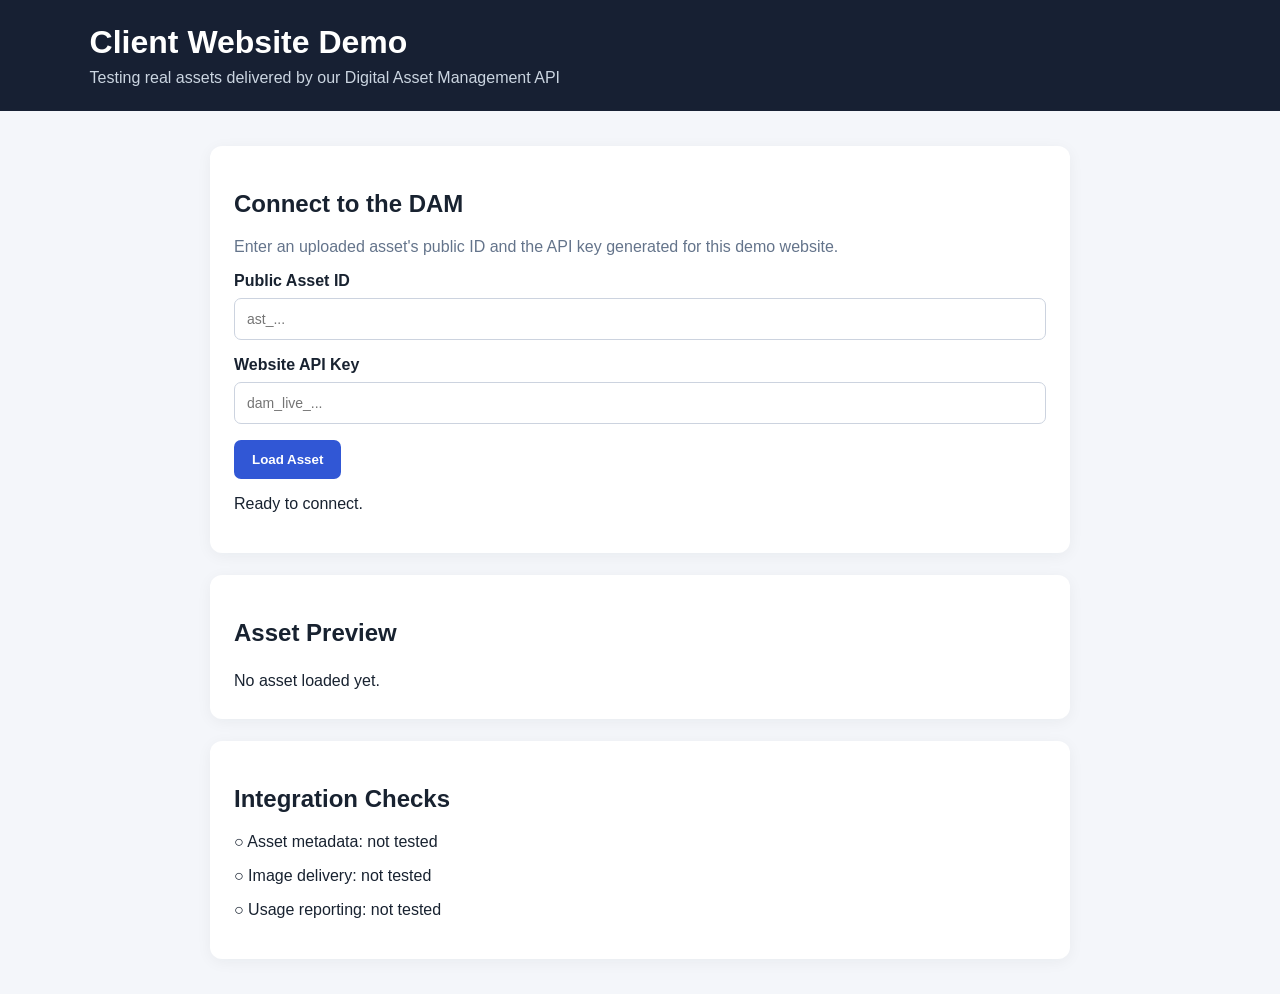
<file: dummy-website/index.html>
<!DOCTYPE html>
<html lang="en">
<head>
    <meta charset="UTF-8">
    <meta name="viewport" content="width=device-width, initial-scale=1.0">
    <title>DAM Client Website Demo</title>

    <style>
        * {
            box-sizing: border-box;
        }

        body {
            margin: 0;
            font-family: Arial, sans-serif;
            background: #f4f6fa;
            color: #182230;
        }

        header {
            background: #172033;
            color: white;
            padding: 24px 7%;
        }

        header h1 {
            margin: 0 0 8px;
        }

        header p {
            margin: 0;
            color: #cbd5e1;
        }

        main {
            max-width: 900px;
            margin: 35px auto;
            padding: 0 20px;
        }

        .panel {
            background: white;
            padding: 24px;
            margin-bottom: 22px;
            border-radius: 12px;
            box-shadow: 0 3px 15px #1822300d;
        }

        label {
            display: block;
            font-weight: bold;
            margin: 16px 0 8px;
        }

        input {
            width: 100%;
            padding: 12px;
            border: 1px solid #ccd3df;
            border-radius: 7px;
            font-size: 14px;
        }

        button {
            margin-top: 16px;
            padding: 12px 18px;
            border: 0;
            border-radius: 7px;
            background: #3157d5;
            color: white;
            font-weight: bold;
            cursor: pointer;
        }

        button:disabled {
            opacity: 0.6;
            cursor: wait;
        }

        #status {
            margin-top: 16px;
            overflow-wrap: anywhere;
        }

        #asset-image {
            display: none;
            max-width: 100%;
            max-height: 480px;
            object-fit: contain;
            border-radius: 8px;
            margin-top: 20px;
        }

        .metadata {
            line-height: 1.8;
            overflow-wrap: anywhere;
        }

        .muted {
            color: #64748b;
        }

        code {
            overflow-wrap: anywhere;
        }
    </style>
</head>

<body>
    <header>
        <h1>Client Website Demo</h1>
        <p>Testing real assets delivered by our Digital Asset Management API</p>
    </header>

    <main>
        <section class="panel">
            <h2>Connect to the DAM</h2>
            <p class="muted">
                Enter an uploaded asset's public ID and the API key
                generated for this demo website.
            </p>

            <label for="asset-id">Public Asset ID</label>
            <input
                id="asset-id"
                placeholder="ast_..."
                autocomplete="off"
            >

            <label for="api-key">Website API Key</label>
            <input
                id="api-key"
                type="password"
                placeholder="dam_live_..."
                autocomplete="off"
            >

            <button id="load-button" type="button">
                Load Asset
            </button>

            <p id="status" role="status" aria-live="polite">
                Ready to connect.
            </p>
        </section>

        <section class="panel">
            <h2>Asset Preview</h2>

            <div id="asset-info" class="metadata">
                No asset loaded yet.
            </div>

            <img id="asset-image" alt="DAM asset preview">
        </section>

        <section class="panel">
            <h2>Integration Checks</h2>
            <p id="metadata-check">○ Asset metadata: not tested</p>
            <p id="image-check">○ Image delivery: not tested</p>
            <p id="usage-check">○ Usage reporting: not tested</p>
        </section>
    </main>

    <script>
        const DAM_API = "http://127.0.0.1:5000";

        const assetIdInput = document.getElementById("asset-id");
        const apiKeyInput = document.getElementById("api-key");
        const loadButton = document.getElementById("load-button");
        const statusBox = document.getElementById("status");
        const assetInfo = document.getElementById("asset-info");
        const assetImage = document.getElementById("asset-image");

        const metadataCheck = document.getElementById("metadata-check");
        const imageCheck = document.getElementById("image-check");
        const usageCheck = document.getElementById("usage-check");

        function setStatus(message) {
            statusBox.textContent = message;
        }

        function setCheck(element, passed, message) {
            element.textContent =
                (passed ? "✓ " : "✗ ") + message;
        }

        loadButton.addEventListener("click", loadAsset);

        async function loadAsset() {
            const publicId = assetIdInput.value.trim();
            const apiKey = apiKeyInput.value.trim();

            if (!publicId || !apiKey) {
                setStatus("Enter both the public asset ID and website API key.");
                return;
            }

            loadButton.disabled = true;
            assetImage.style.display = "none";
            assetInfo.textContent = "Loading asset...";
            setStatus("Requesting asset metadata from the DAM...");

            setCheck(metadataCheck, false, "Asset metadata: pending");
            setCheck(imageCheck, false, "Image delivery: pending");
            setCheck(usageCheck, false, "Usage reporting: pending");

            try {
                // Step 1: Retrieve the asset's public metadata.
                const response = await fetch(
                    DAM_API + "/api/public/assets/" +
                    encodeURIComponent(publicId)
                );

                if (!response.ok) {
                    throw new Error(
                        "Asset API returned HTTP " + response.status
                    );
                }

                const asset = await response.json();

                setCheck(metadataCheck, true, "Asset metadata: received");

                assetInfo.replaceChildren();

                const details = [
                    ["Name", asset.name],
                    ["Public ID", asset.publicId],
                    ["Type", asset.type],
                    ["Version", asset.version],
                    ["MIME type", asset.mimeType],
                    ["Size", formatBytes(asset.sizeBytes)]
                ];

                for (const [label, value] of details) {
                    const row = document.createElement("div");
                    const strong = document.createElement("strong");
                    strong.textContent = label + ": ";
                    row.append(strong, document.createTextNode(
                        value == null ? "Unavailable" : String(value)
                    ));
                    assetInfo.appendChild(row);
                }

                setStatus("Metadata received. Loading the actual asset file...");

                // Step 2: Display the actual file returned by the API.
                if (asset.type === "image" && asset.url) {
                    const imageLoaded = new Promise((resolve, reject) => {
                        assetImage.onload = resolve;
                        assetImage.onerror = () => reject(
                            new Error("The image URL could not be loaded.")
                        );
                    });

                    assetImage.src = asset.url;
                    assetImage.style.display = "block";

                    await imageLoaded;

                    setCheck(imageCheck, true, "Image delivery: loaded");
                } else {
                    setCheck(
                        imageCheck,
                        false,
                        "Image delivery: this demo preview expects an image asset"
                    );
                }

                // Step 3: Report where the asset is being used.
                const usageResponse = await fetch(
                    DAM_API + "/api/public/usages",
                    {
                        method: "POST",
                        headers: {
                            "Content-Type": "application/json",
                            "Authorization": "Bearer " + apiKey
                        },
                        body: JSON.stringify({
                            publicId: asset.publicId,
                            pageUrl: window.location.href
                        })
                    }
                );

                if (!usageResponse.ok) {
                    throw new Error(
                        "Usage reporting returned HTTP " +
                        usageResponse.status
                    );
                }

                setCheck(usageCheck, true, "Usage reporting: accepted");
                setStatus("Success! The DAM integration is working.");

            } catch (error) {
                setStatus("Integration error: " + error.message);
            } finally {
                loadButton.disabled = false;
            }
        }

        function formatBytes(bytes) {
            if (bytes == null) return "Unavailable";
            if (bytes < 1024) return bytes + " B";
            if (bytes < 1024 * 1024) {
                return (bytes / 1024).toFixed(1) + " KB";
            }
            return (bytes / (1024 * 1024)).toFixed(2) + " MB";
        }
    </script>
</body>
</html>
</file>
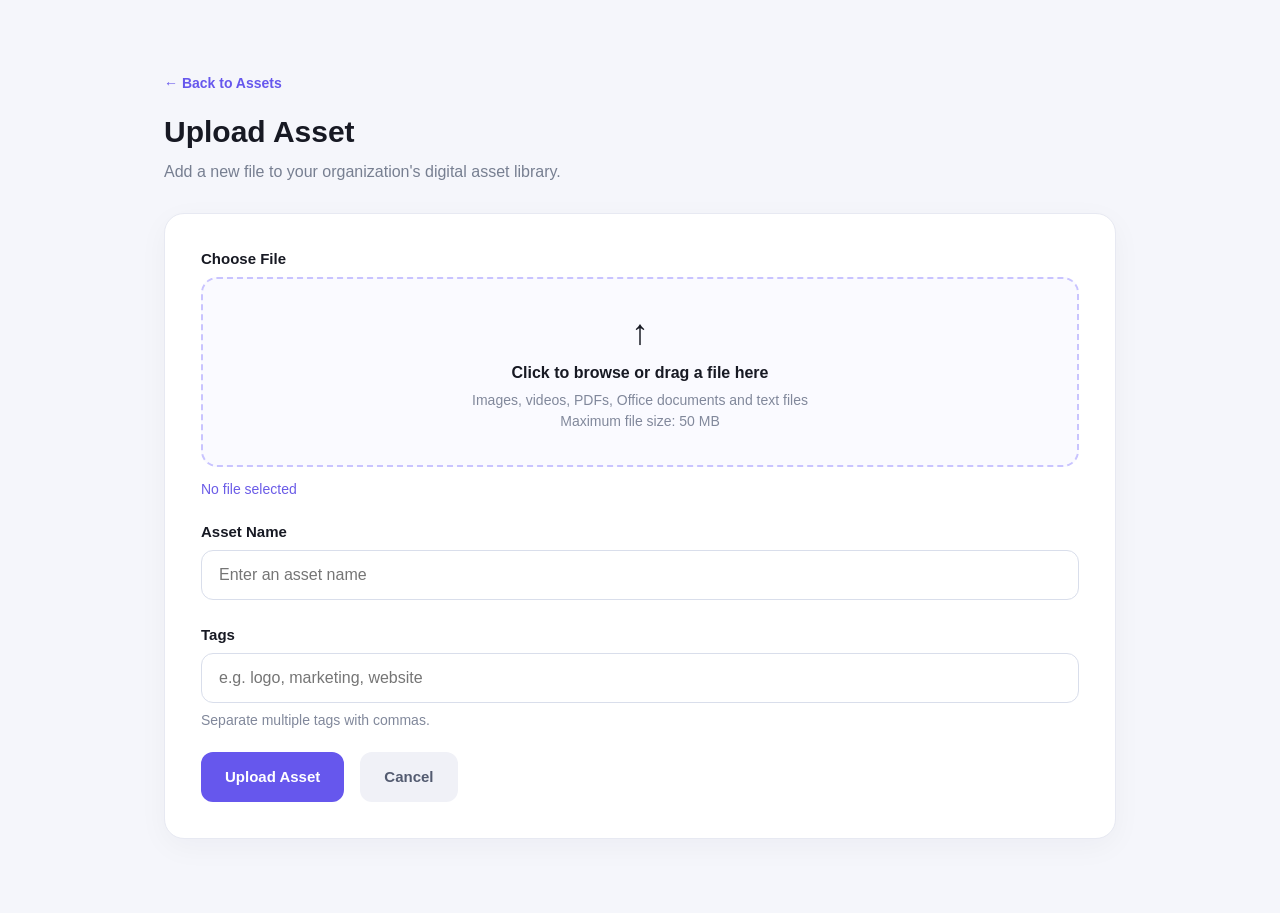
<file: app/templates/upload.html>
<!DOCTYPE html>
<html lang="en">
<head>
    <meta charset="UTF-8">
    <meta name="viewport" content="width=device-width, initial-scale=1.0">
    <title>Upload Asset | AssetVault</title>

    <style>
        * {
            box-sizing: border-box;
        }

        body {
            margin: 0;
            font-family: Arial, Helvetica, sans-serif;
            background: #f5f6fb;
            color: #171923;
        }

        .page {
            max-width: 1000px;
            margin: 50px auto;
            padding: 24px;
        }

        .header {
            margin-bottom: 28px;
        }

        .header h1 {
            margin: 0 0 10px;
            font-size: 30px;
        }

        .header p {
            margin: 0;
            color: #777f91;
            line-height: 1.6;
        }

        .card {
            background: white;
            border: 1px solid #e7e9f2;
            border-radius: 20px;
            padding: 36px;
            box-shadow: 0 8px 30px rgba(25, 30, 60, 0.04);
        }

        .drop-zone {
            display: flex;
            flex-direction: column;
            align-items: center;
            justify-content: center;
            min-height: 190px;
            padding: 30px;
            border: 2px dashed #c9c4ff;
            border-radius: 16px;
            background: #fafaff;
            text-align: center;
            cursor: pointer;
            transition: 0.2s;
        }

        .drop-zone:hover,
        .drop-zone.dragging {
            background: #f1efff;
            border-color: #6657ed;
        }

        .upload-icon {
            font-size: 35px;
            margin-bottom: 12px;
        }

        .drop-zone strong {
            font-size: 16px;
            margin-bottom: 8px;
        }

        .drop-zone span {
            color: #81889b;
            font-size: 14px;
            line-height: 1.5;
        }

        #fileInput {
            display: none;
        }

        .selected-file {
            margin-top: 14px;
            color: #6b5ce7;
            font-size: 14px;
            overflow-wrap: anywhere;
        }

        .field {
            margin-top: 26px;
        }

        label {
            display: block;
            margin-bottom: 10px;
            font-weight: 600;
            font-size: 15px;
        }

        input[type="text"] {
            width: 100%;
            padding: 15px 17px;
            border: 1px solid #d9deeb;
            border-radius: 12px;
            font-size: 16px;
            outline: none;
            background: #fff;
        }

        input[type="text"]:focus {
            border-color: #6b5ce7;
            box-shadow: 0 0 0 3px rgba(107, 92, 231, 0.1);
        }

        .hint {
            margin-top: 9px;
            color: #81889b;
            font-size: 14px;
        }

        .message {
            display: none;
            padding: 14px 16px;
            margin-top: 22px;
            border-radius: 10px;
            line-height: 1.5;
            overflow-wrap: anywhere;
            white-space: pre-wrap;
        }

        .message.error {
            display: block;
            color: #a12828;
            background: #fff0f0;
            border: 1px solid #ffd5d5;
        }

        .message.success {
            display: block;
            color: #176b40;
            background: #edfff4;
            border: 1px solid #c4f0d5;
        }

        .actions {
            display: flex;
            align-items: center;
            gap: 16px;
            margin-top: 24px;
            flex-wrap: wrap;
        }

        .btn {
            display: inline-flex;
            justify-content: center;
            align-items: center;
            min-height: 50px;
            padding: 0 24px;
            border: none;
            border-radius: 12px;
            font-size: 15px;
            font-weight: 600;
            text-decoration: none;
            cursor: pointer;
            transition: 0.2s;
        }

        .btn-primary {
            color: white;
            background: #6657ed;
        }

        .btn-primary:hover {
            background: #5545dc;
        }

        .btn-primary:disabled {
            opacity: 0.65;
            cursor: not-allowed;
        }

        .btn-secondary {
            color: #535b70;
            background: #f0f1f7;
        }

        .btn-secondary:hover {
            background: #e5e7f0;
        }

        .back-link {
            display: inline-block;
            margin-bottom: 24px;
            color: #6657ed;
            text-decoration: none;
            font-size: 14px;
            font-weight: 600;
        }

        @media (max-width: 600px) {
            .page {
                margin: 20px auto;
                padding: 16px;
            }

            .card {
                padding: 22px;
            }

            .header h1 {
                font-size: 25px;
            }

            .actions .btn {
                width: 100%;
            }
        }
    </style>
</head>

<body>
    <main class="page">
        <a class="back-link" href="/assets">&larr; Back to Assets</a>

        <header class="header">
            <h1>Upload Asset</h1>
            <p>Add a new file to your organization's digital asset library.</p>
        </header>

        <section class="card">
            <form id="uploadForm" enctype="multipart/form-data">

                <label for="fileInput">Choose File</label>

                <div
                    class="drop-zone"
                    id="dropZone"
                    role="button"
                    tabindex="0"
                    aria-label="Choose or drop a file to upload"
                >
                    <div class="upload-icon">&uarr;</div>
                    <strong>Click to browse or drag a file here</strong>
                    <span>
                        Images, videos, PDFs, Office documents and text files<br>
                        Maximum file size: 50 MB
                    </span>
                </div>

                <input
                    type="file"
                    id="fileInput"
                    name="file"
                    accept=".png,.jpg,.jpeg,.gif,.webp,.mp4,.webm,.mov,.pdf,.doc,.docx,.ppt,.pptx,.txt"
                    required
                >

                <div class="selected-file" id="selectedFile">
                    No file selected
                </div>

                <div class="field">
                    <label for="assetName">Asset Name</label>
                    <input
                        type="text"
                        id="assetName"
                        name="name"
                        placeholder="Enter an asset name"
                        maxlength="255"
                        required
                    >
                </div>

                <div class="field">
                    <label for="assetTags">Tags</label>
                    <input
                        type="text"
                        id="assetTags"
                        name="tags"
                        placeholder="e.g. logo, marketing, website"
                    >
                    <div class="hint">Separate multiple tags with commas.</div>
                </div>

                <div id="message" class="message" role="alert"></div>

                <div class="actions">
                    <button
                        type="submit"
                        class="btn btn-primary"
                        id="uploadButton"
                    >
                        Upload Asset
                    </button>

                    <a href="/assets" class="btn btn-secondary">
                        Cancel
                    </a>
                </div>
            </form>
        </section>
    </main>

    <script>
        const uploadForm = document.getElementById("uploadForm");
        const fileInput = document.getElementById("fileInput");
        const assetNameInput = document.getElementById("assetName");
        const dropZone = document.getElementById("dropZone");
        const selectedFile = document.getElementById("selectedFile");
        const uploadButton = document.getElementById("uploadButton");
        const message = document.getElementById("message");

        const MAX_FILE_SIZE = 50 * 1024 * 1024;

        const allowedExtensions = new Set([
            "png", "jpg", "jpeg", "gif", "webp",
            "mp4", "webm", "mov",
            "pdf", "doc", "docx", "ppt", "pptx", "txt"
        ]);

        function showMessage(text, type = "error") {
            message.textContent = text;
            message.className = "message " + type;
        }

        function clearMessage() {
            message.textContent = "";
            message.className = "message";
        }

        // POST JSON to our own API and return the parsed answer.
        // Throws an Error with a readable message on any failure.
        async function postJson(url, body) {
            const response = await fetch(url, {
                method: "POST",
                headers: { "Content-Type": "application/json" },
                body: JSON.stringify(body),
                credentials: "same-origin"
            });

            if (response.status === 401) {
                window.location.href = "/login";
                throw new Error("Please log in again.");
            }

            let result = {};
            try {
                result = await response.json();
            } catch (ignored) {
                // no JSON body; fall through to the generic message
            }

            if (!response.ok) {
                if (response.status === 503) {
                    throw new Error("File storage is not configured on the server.");
                }
                if (response.status === 403) {
                    throw new Error("You do not have permission to upload assets.");
                }
                throw new Error(
                    result.message || result.error || "Request failed (" + response.status + ")."
                );
            }

            return result;
        }

        function formatSize(bytes) {
            if (bytes < 1024) return bytes + " B";
            if (bytes < 1024 * 1024) {
                return (bytes / 1024).toFixed(1) + " KB";
            }
            return (bytes / (1024 * 1024)).toFixed(2) + " MB";
        }

        function setSelectedFile(file) {
            clearMessage();

            if (!file) {
                selectedFile.textContent = "No file selected";
                return;
            }

            const extension = file.name.split(".").pop().toLowerCase();

            if (!allowedExtensions.has(extension)) {
                fileInput.value = "";
                selectedFile.textContent = "No file selected";
                showMessage("This file type is not supported.");
                return;
            }

            if (file.size > MAX_FILE_SIZE) {
                fileInput.value = "";
                selectedFile.textContent = "No file selected";
                showMessage("File exceeds the 50 MB size limit.");
                return;
            }

            selectedFile.textContent =
                file.name + " (" + formatSize(file.size) + ")";

            if (!assetNameInput.value.trim()) {
                assetNameInput.value = file.name.replace(/\.[^.]+$/, "");
            }
        }

        dropZone.addEventListener("click", () => fileInput.click());

        dropZone.addEventListener("keydown", (event) => {
            if (event.key === "Enter" || event.key === " ") {
                event.preventDefault();
                fileInput.click();
            }
        });

        fileInput.addEventListener("change", () => {
            setSelectedFile(fileInput.files[0]);
        });

        ["dragenter", "dragover"].forEach((eventName) => {
            dropZone.addEventListener(eventName, (event) => {
                event.preventDefault();
                dropZone.classList.add("dragging");
            });
        });

        ["dragleave", "drop"].forEach((eventName) => {
            dropZone.addEventListener(eventName, (event) => {
                event.preventDefault();
                dropZone.classList.remove("dragging");
            });
        });

        dropZone.addEventListener("drop", (event) => {
            const files = event.dataTransfer.files;

            if (!files.length) return;

            try {
                const transfer = new DataTransfer();
                transfer.items.add(files[0]);
                fileInput.files = transfer.files;
                setSelectedFile(files[0]);
            } catch (error) {
                showMessage("Could not select the dropped file. Please browse for it instead.");
            }
        });

        uploadForm.addEventListener("submit", async (event) => {
            event.preventDefault();
            clearMessage();

            const file = fileInput.files[0];
            const name = assetNameInput.value.trim();

            if (!file) {
                showMessage("Please select a file to upload.");
                return;
            }

            if (!name) {
                showMessage("Please enter an asset name.");
                assetNameInput.focus();
                return;
            }

            if (file.size > MAX_FILE_SIZE) {
                showMessage("File exceeds the 50 MB size limit.");
                return;
            }

            const extension = file.name.split(".").pop().toLowerCase();

            if (!allowedExtensions.has(extension)) {
                showMessage("This file type is not supported.");
                return;
            }

            uploadButton.disabled = true;
            uploadButton.textContent = "Uploading...";

            try {
                const contentType = file.type || "application/octet-stream";
                const tags = uploadForm.elements["tags"]
                    ? uploadForm.elements["tags"].value
                    : "";

                // 1. Create the asset record (permanent public ID, no file yet).
                showMessage("Creating asset...", "success");
                const created = await postJson("/api/assets", {
                    name: name,
                    tags: tags,
                    filename: file.name
                });
                const assetId = created.asset.id;

                // 2. Ask the server for a one-time upload address.
                showMessage("Preparing upload...", "success");
                const presigned = await postJson("/api/assets/presign-upload", {
                    assetId: assetId,
                    filename: file.name,
                    contentType: contentType
                });

                // 3. Send the file straight to storage. The Content-Type must be
                //    exactly the one the address was signed for.
                showMessage("Uploading your file...", "success");
                let putResponse;
                try {
                    putResponse = await fetch(presigned.uploadUrl, {
                        method: "PUT",
                        headers: { "Content-Type": contentType },
                        body: file
                    });
                } catch (networkError) {
                    throw new Error("Could not reach file storage. Is MinIO running?");
                }

                if (!putResponse.ok) {
                    throw new Error(
                        "Storage rejected the file (" + putResponse.status + ")."
                    );
                }

                // 4. Make sure the file really arrived.
                showMessage("Checking the upload...", "success");
                await postJson(
                    "/api/assets/" + assetId + "/confirm-upload",
                    { storageKey: presigned.storageKey }
                );

                // 5. Make it the live version.
                showMessage("Publishing...", "success");
                await postJson(
                    "/api/assets/" + assetId + "/replace-version",
                    { storageKey: presigned.storageKey }
                );

                showMessage("Upload successful! Opening your assets...", "success");
                uploadButton.textContent = "Uploaded!";

                window.location.assign("/assets");

            } catch (error) {
                console.error("Upload failed:", error);
                showMessage(error.message || "Upload failed. Check the Flask terminal.");

                uploadButton.disabled = false;
                uploadButton.textContent = "Upload Asset";
            }
        });
    </script>
</body>
</html>
</file>
